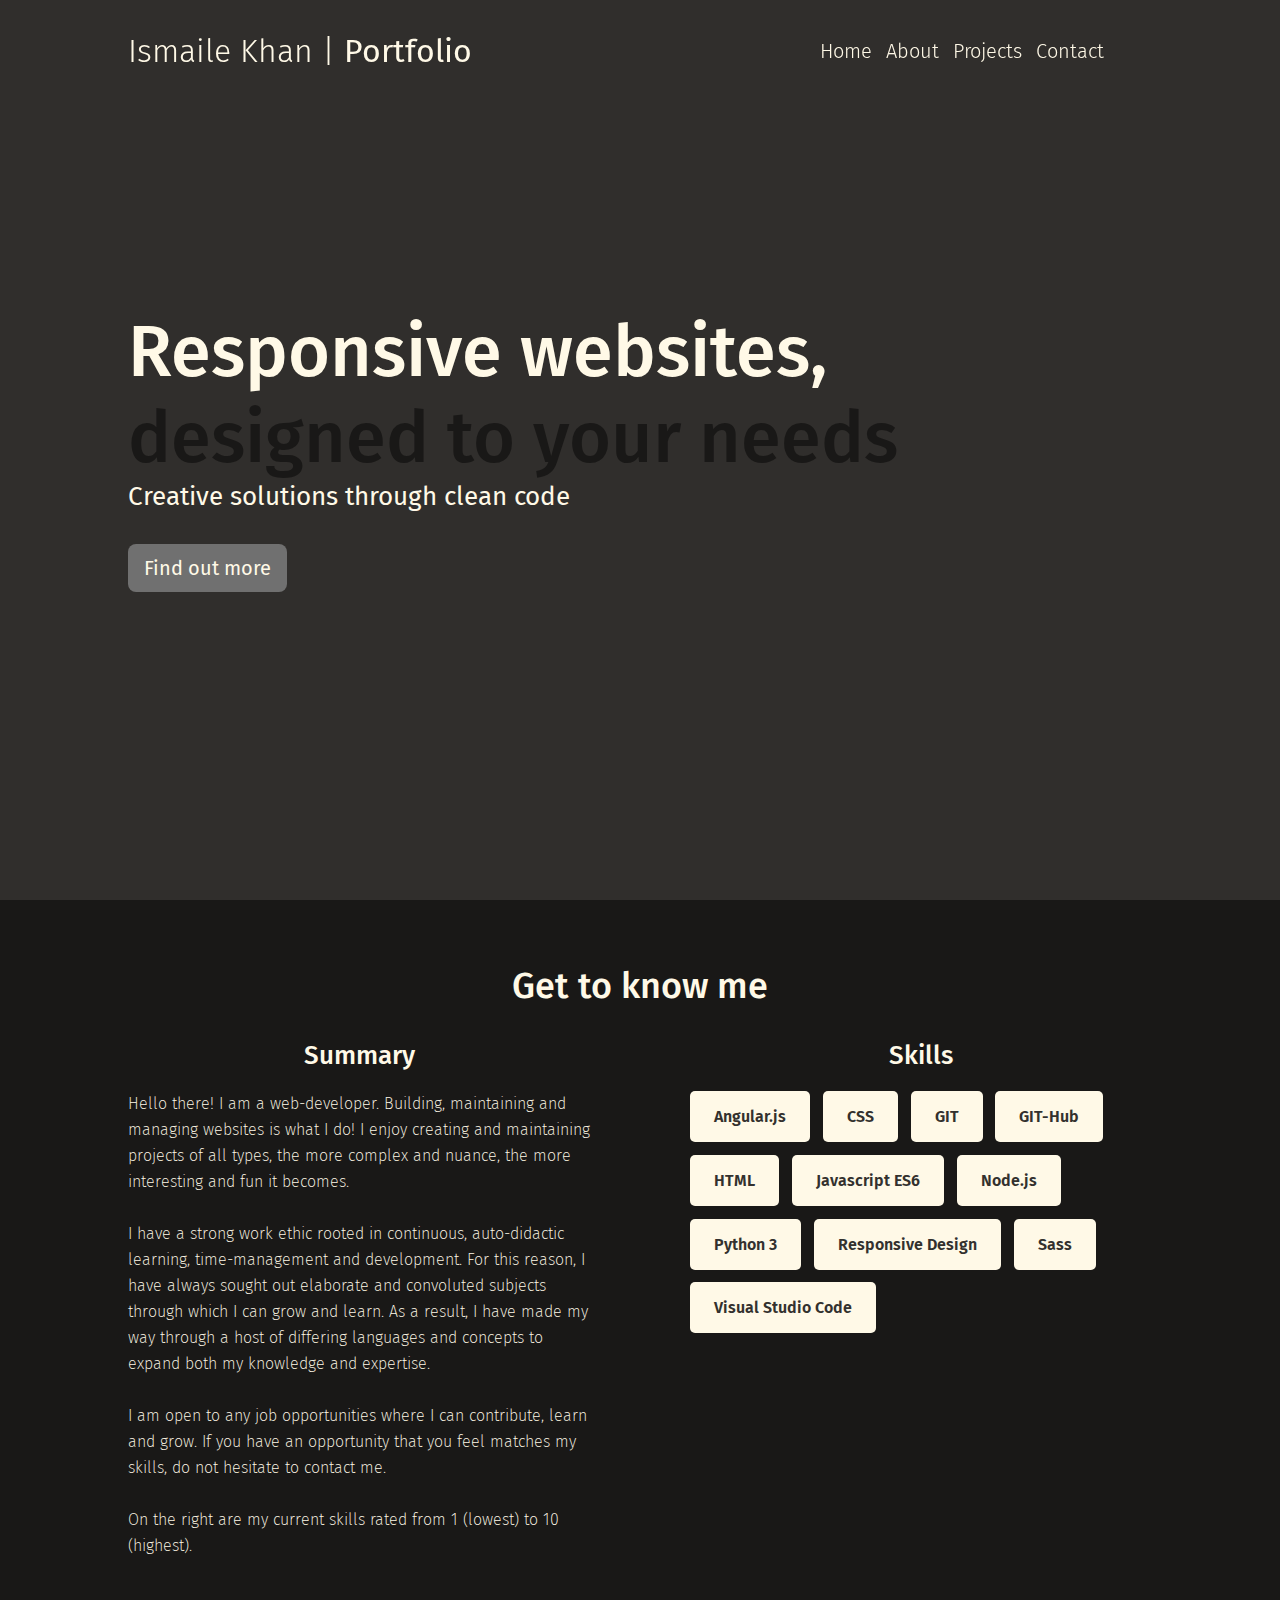
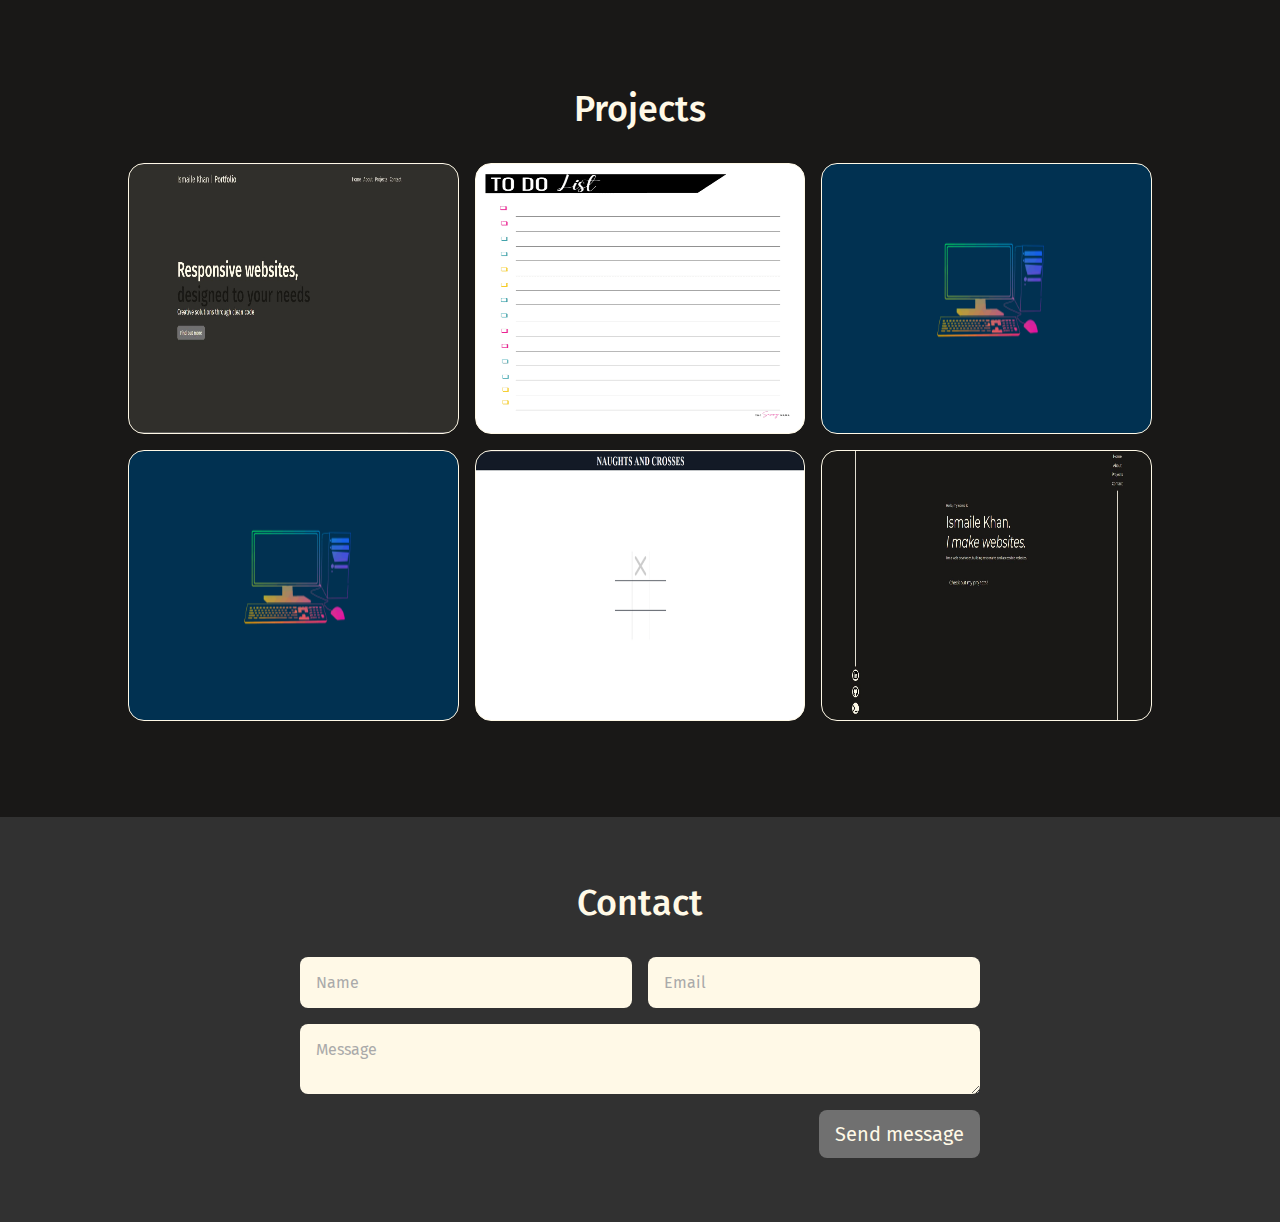
<file: index.html>
<!DOCTYPE html>
<html lang="en">
<head>
    <meta charset="UTF-8">
    <meta name="viewport" content="width=device-width, initial-scale=1.0">
    <title>Ismaile Khan | Portfolio</title>

    <link rel="preconnect" href="https://fonts.googleapis.com">
    <link rel="preconnect" href="https://fonts.gstatic.com" crossorigin>
    <link href="https://fonts.googleapis.com/css2?family=Fira+Sans:ital,wght@0,100;0,200;0,300;0,400;0,500;0,600;0,700;0,800;0,900;1,100;1,200;1,300;1,400;1,500;1,600;1,700;1,800;1,900&display=swap" rel="stylesheet">

    <link rel="stylesheet" href="./resources/css/main.css" />
</head>
<body>
    <header>
        <div class="container">
            <h2><span>Ismaile Khan | </span>Portfolio</h2>
            <nav>
                <div class="menu-flex">
                    <a href="#home">Home</a>
                    <a href="#about">About</a>
                    <a href="#projects">Projects</a>
                    <a href="#contact">Contact</a>
                </div>
            </nav>
            <button class="hamburger">
                <div class="bar"></div>
            </button>
        </div>
    </header>
    <nav class="mobile-nav">
        <a href="#home">Home</a>
        <a href="#about">About</a>
        <a href="#projects">Projects</a>
        <a href="#contact">Contact</a>
    </nav>
    <main>

        <!-- Index -->

        <section id="home" class="banner">
            <div class="container">
                <h1>
                    Responsive websites, <br class="hide-mob">
                    <span>designed to your needs</span>
                </h1>
                <h3>
                    Creative solutions through clean code
                </h3>
                <a href="#projects" class="button">
                    Find out more
                </a>
            </div>
        </section>

        <!-- About -->

        <section id="about" class="about">
            <div class="container">
                <h2>
                    Get to know me
                </h2>
                <div class="about-grid">

                    <div class="summary"> 
                        <h3>
                            Summary
                        </h3>

                        <p class="about-me">
                            Hello there! I am a web-developer. Building, maintaining and managing websites is what I do! 
                            I enjoy creating and maintaining projects of all types, the more complex and nuance, the more interesting and fun it becomes.
                            <br><br>
                            I have a strong work ethic rooted in continuous, auto-didactic learning, time-management and development. For this reason, I have always sought out elaborate and convoluted subjects through which I can grow and learn. 
                            As a result, I have made my way through a host of differing languages and concepts to expand both my knowledge and expertise. 
                            <br><br>
                            I am open to any job opportunities where I can contribute, learn and grow. 
                            If you have an opportunity that you feel matches my skills, do not hesitate to <a href="#contact"> contact </a> me.
                            <br><br>
                            On the right are my current skills rated from 1 (lowest) to 10 (highest).
                        </p>
                    </div>
                    
                    <div class="skills">

                        <h3>
                            Skills
                        </h3>

                        <details class="skill">
                            <summary class="type">
                                Angular.js
                            </summary>
                            <p class="level">
                                 ● ● ●
                            </p>
                        </details>

                        <details class="skill">
                            <summary class="type">
                                CSS
                            </summary>
                            <p class="level">
                                 ● ● ● ● ● 
                            </p>
                        </details>

                        <details class="skill">
                            <summary class="type">
                                GIT
                            </summary>
                            <p class="level">
                                 ● ● ● ●
                            </p>
                        </details>

                        <details class="skill">
                            <summary class="type">
                                GIT-Hub
                            </summary>
                            <p class="level">
                                 ● ● ● ● 
                            </p>
                        </details>

                        <details class="skill">
                            <summary class="type">
                                HTML
                            </summary>
                            <p class="level">
                                 ● ● ● ● ●
                            </p>
                        </details>

                        <details class="skill">
                            <summary class="type">
                                Javascript ES6
                            </summary>
                            <p class="level">
                                 ● ● ● ●
                            </p>
                        </details>

                        <details class="skill">
                            <summary class="type">
                                Node.js
                            </summary>
                            <p class="level">
                                 ● ● ●
                            </p>
                        </details>

                        <details class="skill">
                            <summary class="type">
                                Python 3
                            </summary>
                            <p class="level">
                                 ● ● ● ● 
                            </p>
                        </details>

                        <details class="skill">
                            <summary class="type">
                                Responsive Design
                            </summary>
                            <p class="level">
                                 ● ● ● ● ● ● ●
                            </p>
                        </details>

                        <details class="skill">
                            <summary class="type">
                                Sass
                            </summary>
                            <p class="level">
                                 ● ● ● ● ● 
                            </p>
                        </details>

                        <details class="skill">
                            <summary class="type">
                                Visual Studio Code
                            </summary>
                            <p class="level">
                                 ● ● ● ● ● 
                            </p>
                        </details>
                    </div>
                </div>
            </div>
        </section>

        <!-- Projects -->

        <section class="projects" id="projects">
            <div class="container">
                <h2>
                    Projects
                </h2>
                <div class="projects-grid">

                    <div class="project">
                        <div class="content">
                            <h3>
                                Portfolio Website v2
                            </h3>
                            <p>
                                This project is made up of the skills and experience I've learnt so far in web development,
                                showcasing my dedication in learning new and intricate code.
                                <div class="bold">
                                    CSS | GIT-Hub | HTML | JS ES6 | Responsive Design | Sass | 
                                    VS Code. 
                                </div>
                            </p>
                            <a href="https://github.com/Ismaile63/Portfolio-Website-v2/tree/main" class="button" target="_blank">
                                Learn more
                            </a>
                        </div>
                    </div>

                    <div class="project">
                        <div class="content">
                            <h3>
                                Basic To-do List
                            </h3>
                            <p>
                                A basic Python project showcasing a simple GUI with tkinter to create an effortless To-do list.

                                <div class="bold">
                                    GIT-Hub | Python 3 | VS Code. 
                                </div>

                                <br><br>
                            </p>
                            <a href="https://github.com/Ismaile63/To-Do-List" class="button" target="_blank">
                                Learn more
                            </a>
                        </div>
                    </div>

                    <div class="project">
                        <div class="content">
                            <h3>
                                Project 3
                            </h3>
                            <p>
                                Coming soon!
                            </p>
                            <br><br><br><br>
                            <a href="#" class="button">
                                Learn more
                            </a>
                        </div>
                    </div>

                    <div class="project">
                        <div class="content">
                            <h3>
                                Project 4
                            </h3>
                            <p>
                                Coming soon!
                            </p>
                            <br><br><br><br>
                            <a href="#" class="button">
                                Learn more
                            </a>
                        </div>
                    </div>

                    <div class="project">
                        <div class="content">
                            <h3>
                                Naughts and Crosses
                            </h3>
                            <p>
                               A basic project utilising the fundementals of vanilla Javascript

                               <div class="bold">
                                GIT-Hub | HTML | JS ES6 | Sass | VS Code. 
                                </div>

                                <br><br> 
                            </p>
                            <a href="https://github.com/Ismaile63/Naughts-and-Crosses" class="button" target="_blank">
                                Learn more
                            </a>
                        </div>
                    </div>

                    <div class="project">
                        <div class="content">
                            <h3>
                                Portfolio Website v1
                            </h3>
                            <p>
                                My first project and portfolio. 
                                From boot-camps and lessons, to live code and actualisation. 
                                I used this project as a template for this website.  
                                <div class="bold">
                                    CSS | GIT-Hub | HTML | VS Code.
                                </div>
                                <br>
                            <p>
                            <a href="https://ismaile63.github.io/Portfolio-Website/" class="button">
                                Learn more
                            </a>
                        </div>
                    </div>
                </div>

                <!-- button for "view more" in projects, when ready (bootcamp proj's?)
                
                <div class="center">
                    <a href="#" class="button">View more</a>
                </div>

                -->
            </div>
        </section>

        <!-- Contact -->

        <section class="contact" id="contact">
            <div class="container">
                <h2>
                    Contact
                </h2>
                <form action="https://formsubmit.co/11a9023d02f1c28aa81d203293a8aaf6" method="post">
                
                <!-- Honey Pot -->
                <input type="text" name="_honey" style="display: none;">

                <!-- Disable Captcha -->
                <input type="hidden" name="_captcha" value="false">

                 <!-- Next page -->
                 <input type="hidden" name="_next" value="https://ismaile63.github.io/Portfolio-Website-v2/success.html">
                
                    <div class="form-grid">
                        <input type="text" name="name" id="name" placeholder="Name" class="form-element" />
                        <input type="email" name="email" id="email" placeholder="Email" class="form-element" />
                        <textarea name="message" id="message" placeholder="Message" class="form-area"></textarea>
                    </div>
                    <div class="right-align">
                        <input type="submit" value="Send message" class="button">
                    </div>
                </form>
            </div>
        </section>
    </main>
    <script src="./resources/js/main.js"></script>
</body>
</html>
</file>
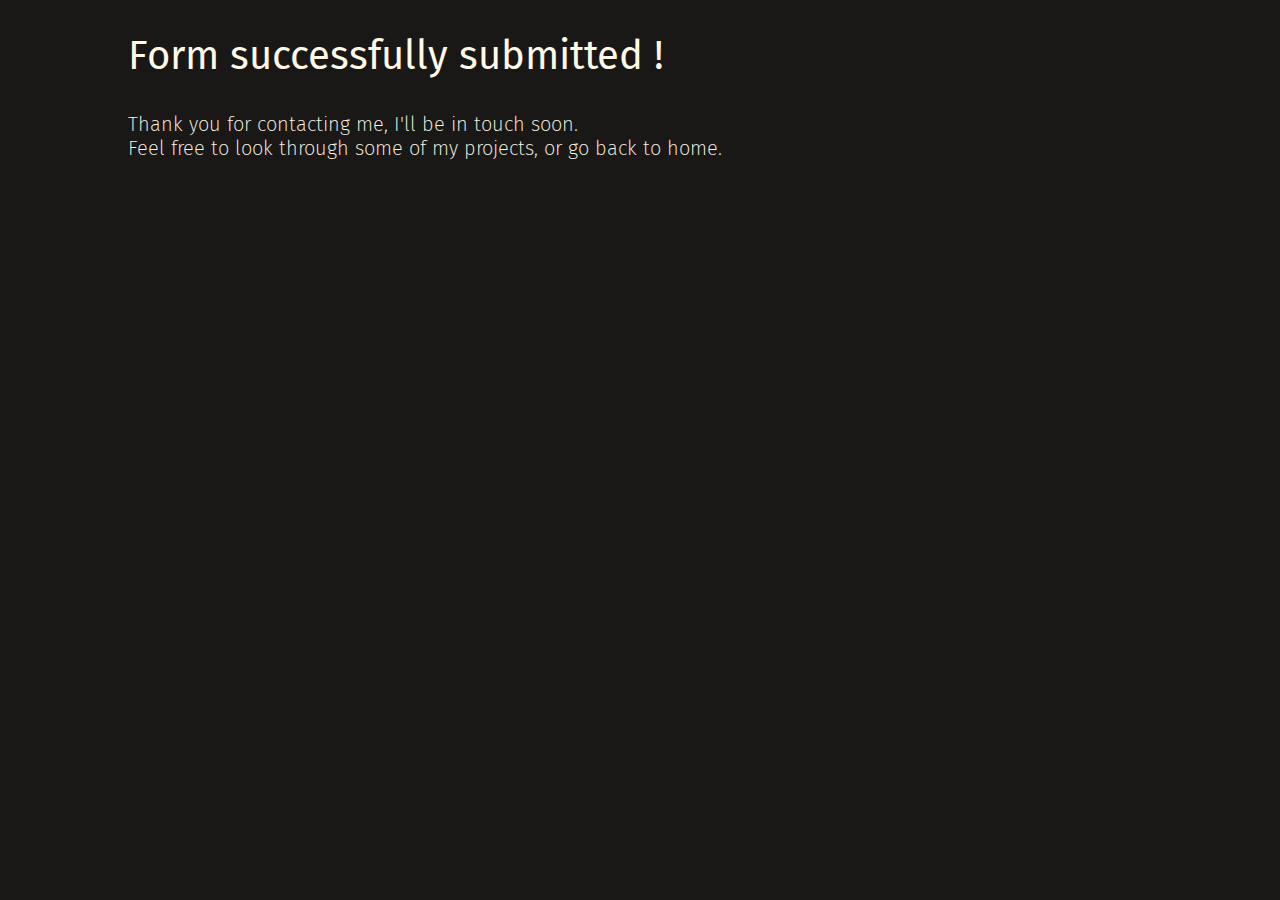
<file: success.html>
<!DOCTYPE html>
<html lang="en">
<head>
    <meta charset="UTF-8">
    <meta name="viewport" content="width=device-width, initial-scale=1.0">
    <title>Form Success!</title>

    <link rel="preconnect" href="https://fonts.googleapis.com">
    <link rel="preconnect" href="https://fonts.gstatic.com" crossorigin>
    <link href="https://fonts.googleapis.com/css2?family=Fira+Sans:ital,wght@0,100;0,200;0,300;0,400;0,500;0,600;0,700;0,800;0,900;1,100;1,200;1,300;1,400;1,500;1,600;1,700;1,800;1,900&display=swap" rel="stylesheet">

    <link rel="stylesheet" href="./resources/css/success.css" />

</head>
<body>
    <section class="success" id="success">
        <h1>
            Form successfully submitted !
        </h1>
        <p>
            Thank you for contacting me, I'll be in touch soon.
            <br>
            Feel free to look through some of my<a href="https://ismaile63.github.io/Portfolio-Website-v2/#projects"> projects, </a>
            or go back to<a href="https://ismaile63.github.io/Portfolio-Website-v2/"> home. </a>
        </p>
    </section>
</body>
</html>
</file>
<file: resources/css/main.css>
*{margin:0;padding:0;box-sizing:border-box;font-family:"Fira Sans","sans-serif"}.line{position:absolute;border-radius:1em;animation-duration:1s;animation-fill-mode:forwards;animation-timing-function:cubic-bezier(0.1, 0.4, 0.2, 1)}.line-wide{transform:scaleX(1);animation-name:change-width}.line-high{transform:scaleY(1);animation-name:change-height}@keyframes change-width{0%{opacity:0;transform:scaleX(0)}5%{opacity:.1;transform:scaleX(0.1)}10%{opacity:.2;transform:scaleX(0.2)}15%{opacity:.3;transform:scaleX(0.3)}20%{opacity:.4;transform:scaleX(0.4)}25%{opacity:.5;transform:scaleX(0.5)}30%{opacity:.6;transform:scaleX(0.6)}35%{opacity:.7;transform:scaleX(0.7)}40%{opacity:.8;transform:scaleX(0.8)}45%{opacity:.9;transform:scaleX(0.9)}50%{opacity:1;transform:scaleX(1)}55%{opacity:.9;transform:scaleX(0.9)}60%{opacity:.8;transform:scaleX(0.8)}65%{opacity:.7;transform:scaleX(0.7)}70%{opacity:.6;transform:scaleX(0.6)}75%{opacity:.5;transform:scaleX(0.5)}80%{opacity:.4;transform:scaleX(0.4)}85%{opacity:.3;transform:scaleX(0.3)}90%{opacity:.2;transform:scaleX(0.2)}95%{opacity:.1;transform:scaleX(0.1)}100%{opacity:0;transform:scaleX(0);visibility:collapse}}@keyframes change-height{0%{opacity:0;transform:scaleY(0)}5%{opacity:.1;transform:scaleY(0.1)}10%{opacity:.2;transform:scaleY(0.2)}15%{opacity:.3;transform:scaleY(0.3)}20%{opacity:.4;transform:scaleY(0.4)}25%{opacity:.5;transform:scaleY(0.5)}30%{opacity:.6;transform:scaleY(0.6)}35%{opacity:.7;transform:scaleY(0.7)}40%{opacity:.8;transform:scaleY(0.8)}45%{opacity:.9;transform:scaleY(0.9)}50%{opacity:1;transform:scaleY(1)}55%{opacity:.9;transform:scaleY(0.9)}60%{opacity:.8;transform:scaleY(0.8)}65%{opacity:.7;transform:scaleY(0.7)}70%{opacity:.6;transform:scaleY(0.6)}75%{opacity:.5;transform:scaleY(0.5)}80%{opacity:.4;transform:scaleY(0.4)}85%{opacity:.3;transform:scaleY(0.3)}90%{opacity:.2;transform:scaleY(0.2)}95%{opacity:.1;transform:scaleY(0.1)}100%{opacity:0;transform:scaleY(0);visibility:collapse}}body{background-color:#191817}.container{max-width:1600px;margin:0 auto;padding-left:128px;padding-right:128px;width:100%}@media only screen and (max-width: 1024px){.container{padding-left:64px;padding-right:64px}}@media only screen and (max-width: 767px){.container{padding-left:32px;padding-right:32px}}.hamburger{position:relative;display:block;width:35px;cursor:pointer;-webkit-appearance:none;-moz-appearance:none;appearance:none;background:none;outline:none;border:none}.hamburger .bar,.hamburger::after,.hamburger::before{content:"";display:block;width:100%;height:5px;background-color:#fff9e7;margin:6px 0px;transition:.4s}.hamburger.is-active::before{transform:rotate(-45deg) translate(-8px, 6px)}.hamburger.is-active::after{transform:rotate(45deg) translate(-9px, -8px)}.hamburger.is-active .bar{opacity:0}.mobile-nav{display:block;position:fixed;top:0;left:100%;width:100%;min-height:100vh;z-index:98;background-color:#191817;padding-top:120px;transition:.4s}.mobile-nav.is-active{left:0}.mobile-nav a{display:block;text-align:center;width:100%;max-width:200px;margin:0 auto 16px;padding:12px 16px;background-color:#313131;color:#fff9e7;text-decoration:none}.mobile-nav a:hover{background-color:#313131}@media only screen and (min-width: 768px){.mobile-nav{display:none}.hamburger{display:none}}section h2{text-align:center;margin-bottom:32px;font-size:36px;color:#fff9e7;font-weight:450}.button{-webkit-appearance:none;-moz-appearance:none;appearance:none;border:none;outline:none;background:none;display:inline-block;color:#fff9e7;background-color:#707070;text-decoration:none;font-size:20px;padding:12px 16px;border-radius:8px;font-weight:400;transition-property:background-color color;transition-duration:.4s;transition-timing-function:cubic-bezier(0.1, 0.4, 0.2, 1);cursor:pointer}@media only screen and (max-width: 767px){.button{font-size:18px}}.button:hover{background-color:#fff9e7;color:#191817}img{max-width:100%}header{color:#fff9e7;position:fixed;top:0;left:0;width:100%;z-index:99}header .container{padding-top:32px;padding-bottom:32px;display:flex;justify-content:space-between;align-items:center}header .container h2{color:inherit;font-size:32px;font-weight:400}header .container h2 span{font-weight:300}header .container nav{display:grid;gap:16px;grid-template-columns:repeat(4, auto)}@media only screen and (max-width: 767px){header .container nav{display:none}}header .container nav a{color:inherit;font-size:20px;text-decoration:none;margin-left:10px;font-weight:300}header.is-scrolling{background-color:#191817}header.is-scrolling .container{padding-top:16px;padding-bottom:16px}main{@import"./success.scss"}main section.banner{color:#fff9e7;position:relative;min-height:100vh;display:flex;align-items:center;background-position:center;background-size:cover;overflow:hidden}main section.banner::after{content:"";display:block;position:absolute;top:0;left:0;right:0;bottom:0;z-index:0;background-color:#fff9e7;opacity:.1}main section.banner .container{position:relative;z-index:1}main section.banner .container h1{font-size:72px;font-weight:450}main section.banner .container h1 span{color:#191817}@media only screen and (max-width: 767px){main section.banner .container h1{font-size:32px}}main section.banner .container h3{font-size:26px;font-weight:400;margin-bottom:32px}@media only screen and (max-width: 767px){main section.banner .container h3{font-size:20px}}main .about .container{padding-top:64px;padding-bottom:64px}main .about .about-grid{display:grid;grid-template-columns:repeat(2, 1fr);gap:100px}main .about .about-grid .summary h3{color:#fff9e7;width:100%;padding-bottom:20px;font-weight:500;font-size:26px;text-align:center}main .about .about-grid .summary .about-me{color:#fff9e7;line-height:26px;font-weight:250}main .about .about-grid .summary .about-me a{text-decoration:none;color:#fff9e7;transition-property:background-color color;transition-duration:.4s;transition-timing-function:cubic-bezier(0.1, 0.4, 0.2, 1);cursor:pointer}main .about .about-grid .summary .about-me a:hover{color:#5a5753}main .about .about-grid .skills{display:flex;position:relative;align-items:flex-start;width:-moz-fit-content;width:fit-content;height:-moz-fit-content;height:fit-content;flex-wrap:wrap}main .about .about-grid .skills h3{color:#fff9e7;width:100%;padding-bottom:20px;font-weight:500;font-size:26px;text-align:center}main .about .about-grid .skills .skill{height:-moz-fit-content;height:fit-content;width:-moz-fit-content;width:fit-content;margin-bottom:.8rem;margin-right:.8rem;font-size:1rem;background-color:#fff9e7;border-radius:5px;font-weight:500;color:#33312e;transition-property:background-color color;transition-duration:.4s;transition-timing-function:cubic-bezier(0.1, 0.4, 0.2, 1);cursor:pointer}main .about .about-grid .skills .skill .type{height:-moz-fit-content;height:fit-content;width:-moz-fit-content;width:fit-content;padding:1rem 1.5rem;font-size:1rem;border-radius:5px;font-weight:600;list-style:none;transition-property:background-color color;transition-duration:.4s;transition-timing-function:cubic-bezier(0.1, 0.4, 0.2, 1)}main .about .about-grid .skills .skill .level{font-size:1.5rem;text-align:center}main .about .about-grid .skills .skill:hover{background-color:#33312e;color:rgba(255,249,231,.8)}main .projects{padding-top:64px;padding-bottom:64px}main .projects .projects-grid{display:grid;grid-template-columns:repeat(3, 1fr);gap:16px;margin-bottom:32px}@media only screen and (max-width: 768px){main .projects .projects-grid{grid-template-columns:repeat(2, 1fr)}}@media only screen and (max-width: 767px){main .projects .projects-grid{grid-template-columns:1fr}}main .projects .projects-grid .project{background-image:url(../images/page\ 1\ bg.png);background-size:100% 100%;background-repeat:no-repeat;border:solid 1pt #fff9e7;border-radius:16px;overflow:hidden}@media only screen and (max-width: 768px){main .projects .projects-grid .project{background-size:contain;background-repeat:no-repeat}}main .projects .projects-grid .project:nth-child(1){background-image:url(../images/Portfolio\ Website\ v2.JPG);background-size:100% 100%;background-repeat:no-repeat}main .projects .projects-grid .project:nth-child(2){background-image:url(../images/To-Do-List-618x800.png);background-size:100% 100%;background-repeat:no-repeat}main .projects .projects-grid .project:nth-child(5){background-image:url(../images/Naughts\ and\ Crosses.png);background-size:100% 100%;background-repeat:no-repeat}main .projects .projects-grid .project:nth-child(6){background-image:url(../images/Portfolio\ Website\ v1.JPG);background-size:100% 100%;background-repeat:no-repeat}@media only screen and (max-width: 768px){main .projects .projects-grid .project:nth-child(6){background-size:contain;background-repeat:no-repeat}}main .projects .projects-grid .project .content{opacity:0;padding:16px;background-color:rgba(64,39,68,.8);color:#fff9e7;background-size:contain;background-repeat:no-repeat}main .projects .projects-grid .project .content h3{font-size:22px;font-weight:500;margin-bottom:16px}main .projects .projects-grid .project .content p{font-size:16px;font-weight:350;margin-bottom:16px}main .projects .projects-grid .project .content p .bold{font-weight:500}main .projects .projects-grid .project:hover .content{opacity:1;transition:.4s}main .projects .center{text-align:center}main .contact{background-color:#313131}main .contact .container{padding-top:64px;padding-bottom:64px}main .contact .container h2{color:#fff9e7}main .contact .container form{display:block;margin:0 auto;max-width:680px}main .contact .container form .form-grid{display:grid;gap:16px;grid-template-columns:repeat(2, 1fr);margin-bottom:16px}@media only screen and (max-width: 767px){main .contact .container form .form-grid{grid-template-columns:1fr}}main .contact .container form .form-grid .form-element,main .contact .container form .form-grid .form-area{-webkit-appearance:none;-moz-appearance:none;appearance:none;border:none;outline:none;background:none;display:block;width:100%;background-color:#fff9e7;border-radius:8px;padding:16px;font-size:16px;color:#313131}main .contact .container form .form-grid .form-element::-moz-placeholder, main .contact .container form .form-grid .form-area::-moz-placeholder{color:#aaa}main .contact .container form .form-grid .form-element::placeholder,main .contact .container form .form-grid .form-area::placeholder{color:#aaa}main .contact .container form .form-grid .form-area{grid-column:span 2}main .contact .container form .right-align{text-align:right}@media only screen and (max-width: 767px){main .hide-mob{display:none}}/*# sourceMappingURL=main.css.map */
</file>
<file: resources/css/success.css>
*{margin:0;padding:0;box-sizing:border-box;font-family:"Fira Sans","sans-serif"}body{background-color:#191817}.success{max-width:1600px;margin:0 auto;padding-left:128px;padding-right:128px;width:100%}.success h1{color:#fff9e7;font-size:40px;font-weight:400;padding-top:32px;padding-bottom:32px}.success p{color:#fff9e7;font-size:20px;font-weight:250}.success p a{color:#fff9e7;text-decoration:none;transition-property:color;transition-duration:.4s;transition-timing-function:cubic-bezier(0.1, 0.4, 0.2, 1)}.success p a:hover{color:#636363}/*# sourceMappingURL=success.css.map */
</file>
